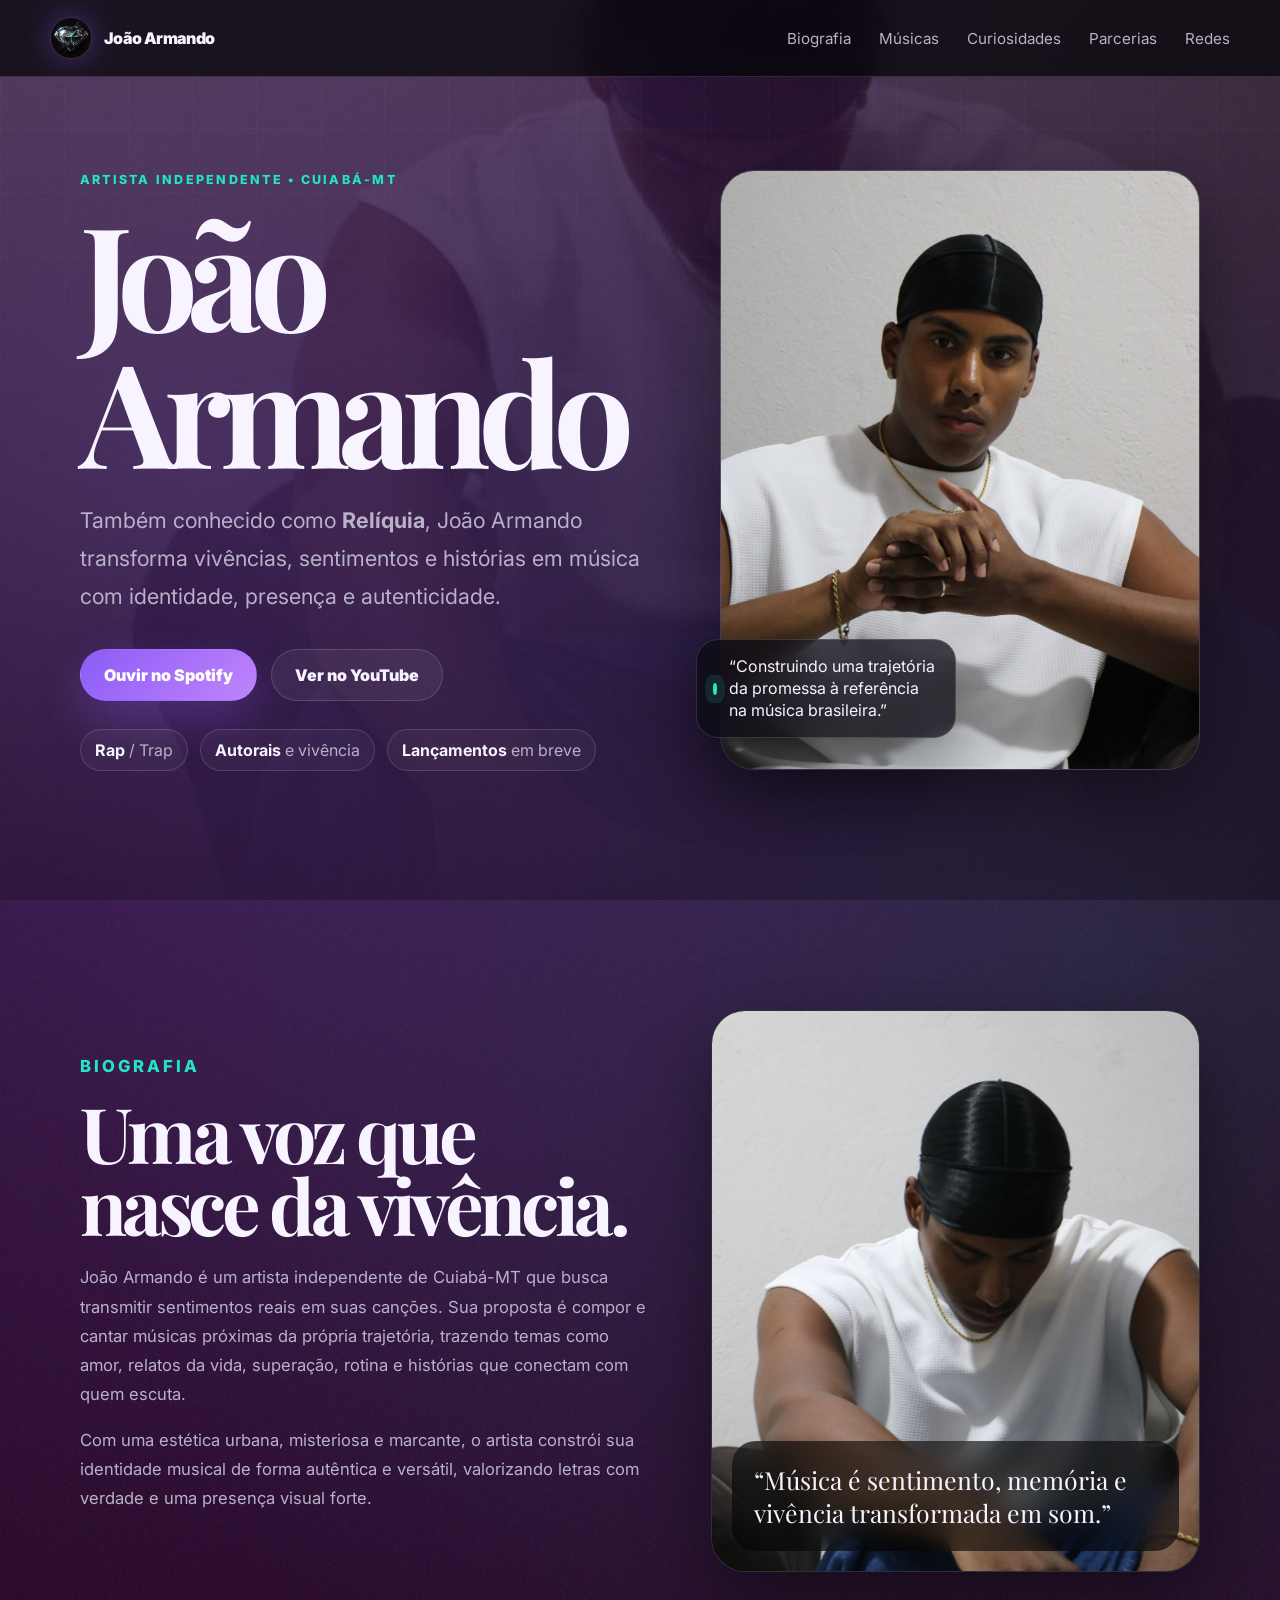
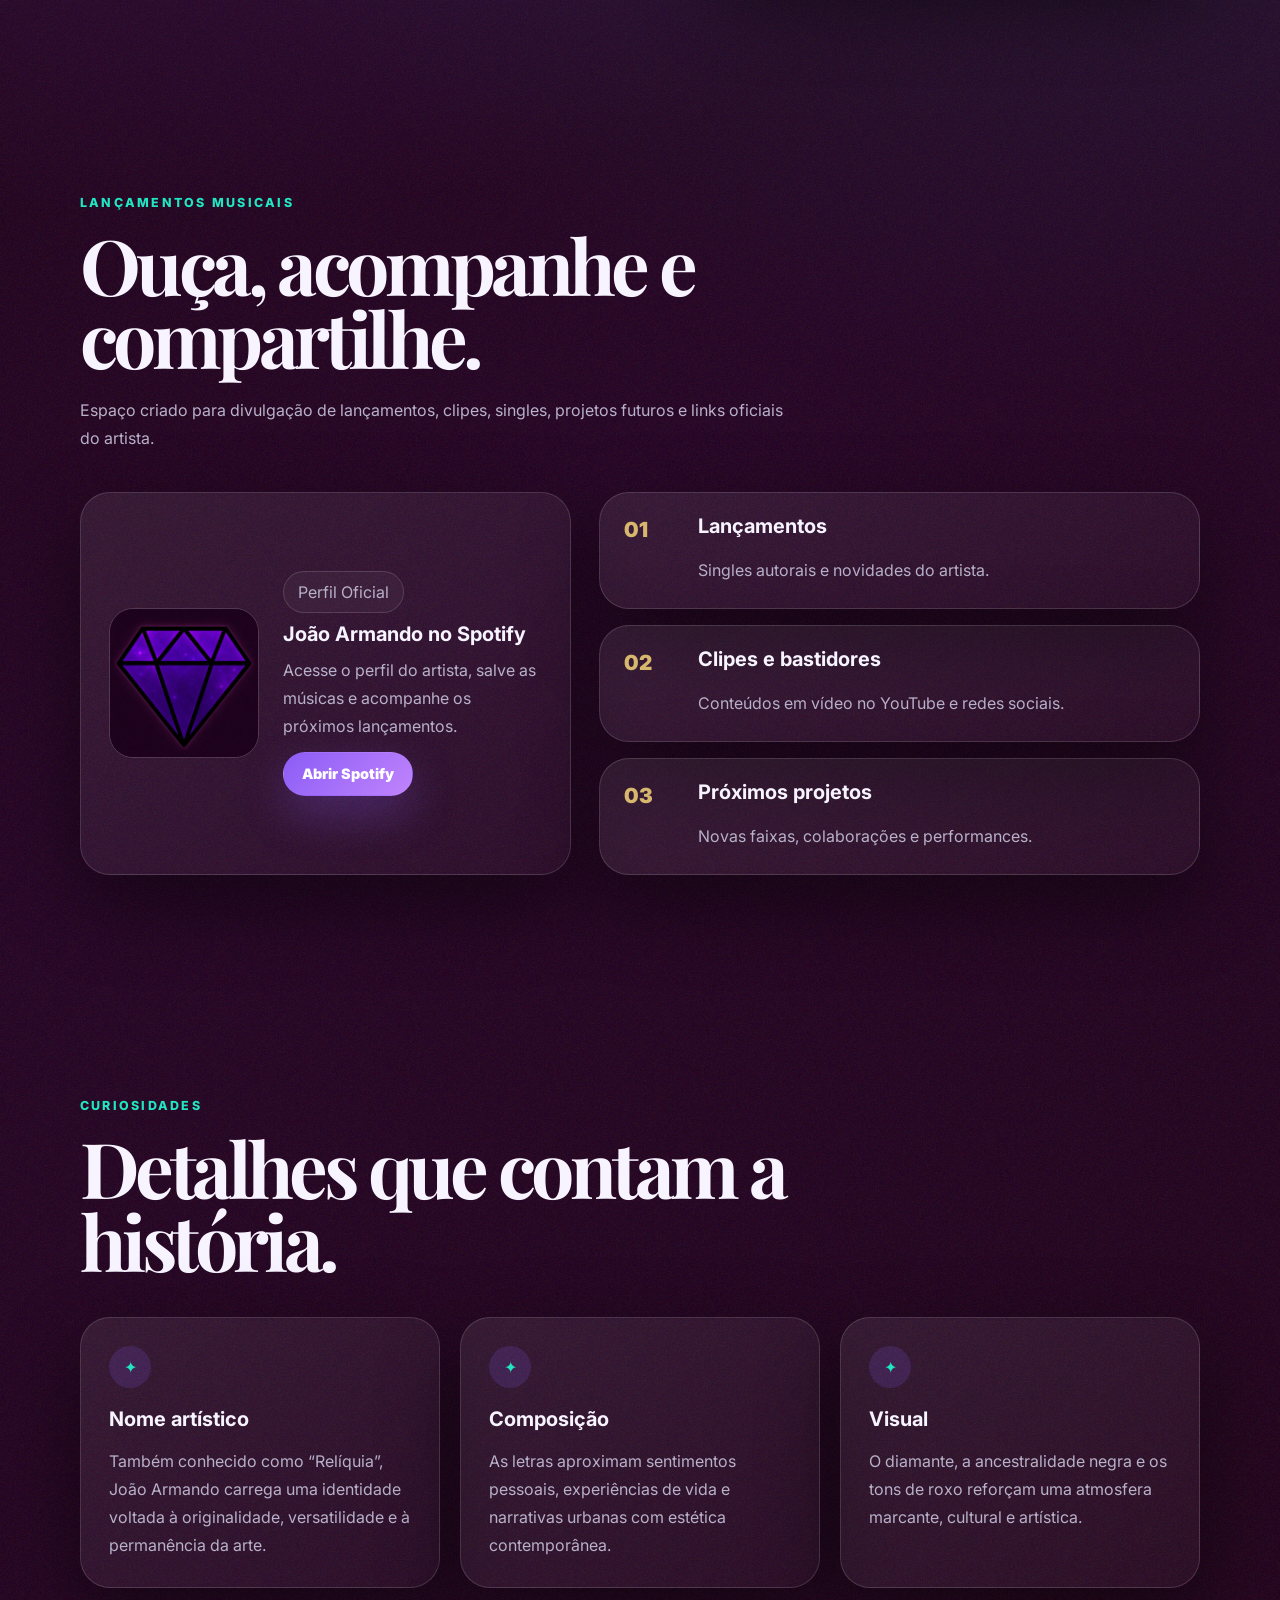
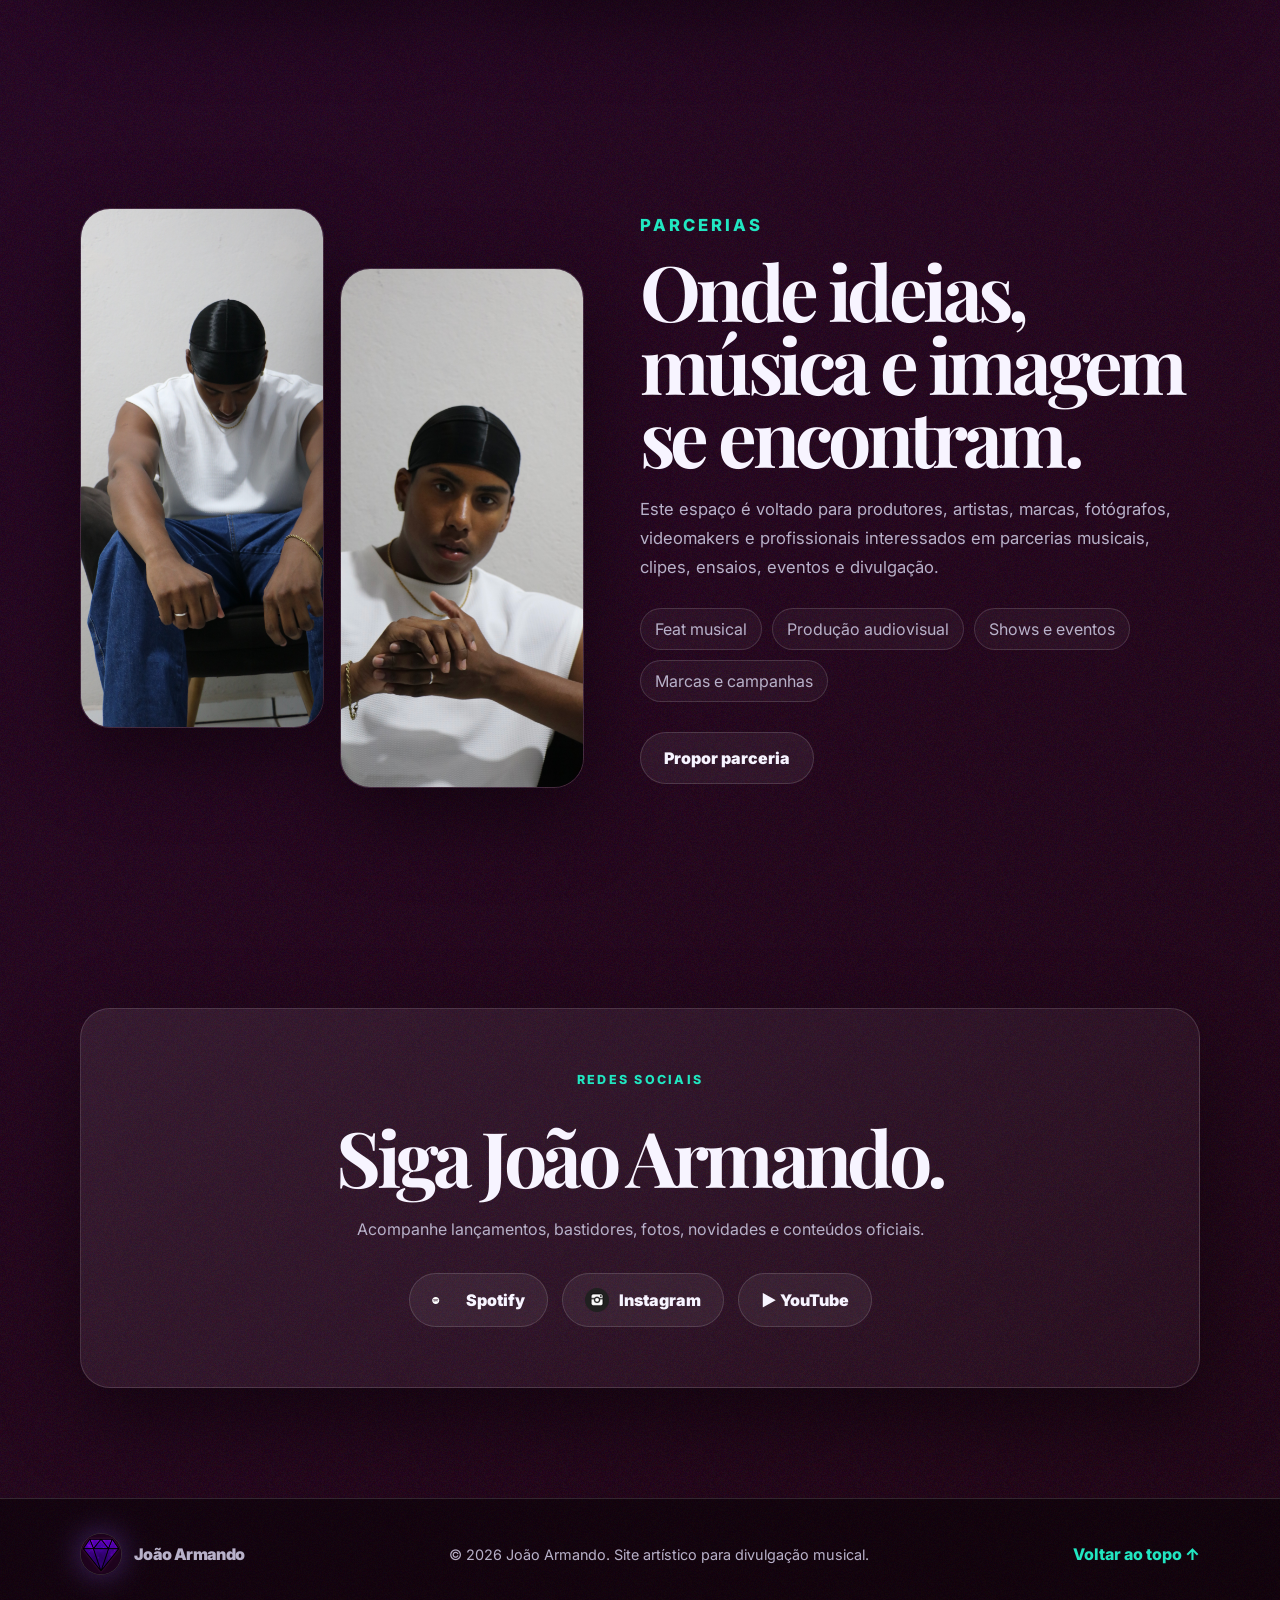
<file: index.html>
<!DOCTYPE html>
<html lang="pt-BR">
<head>
  <meta charset="UTF-8" />
  <meta name="viewport" content="width=device-width, initial-scale=1.0" />
  <meta name="description" content="Site oficial do artista musical João Armando: biografia, músicas, parcerias, curiosidades e redes sociais." />
  <meta name="author" content="João Armando" />
  <meta property="og:title" content="João Armando | Site Oficial" />
  <meta property="og:description" content="Conheça João Armando, artista independente de Cuiabá-MT. Ouça suas músicas e acompanhe seus lançamentos." />
  <meta property="og:image" content="imagens/foto-5.jpeg" />
  <title>João Armando | Site Oficial</title>
  <link rel="icon" href="imagens/favicon.png" type="image/png" />
  <link rel="preconnect" href="https://fonts.googleapis.com">
  <link rel="preconnect" href="https://fonts.gstatic.com" crossorigin>
  <link href="https://fonts.googleapis.com/css2?family=Inter:wght@400;500;700;800;900&family=Playfair+Display:wght@700;900&display=swap" rel="stylesheet">
  <link rel="stylesheet" href="css/style.css" />
</head>
<body>
  <header class="site-header" id="topo">
    <nav class="navbar" aria-label="Navegação principal">
      <a class="brand" href="#topo" aria-label="Página inicial João Armando">
        <img src="imagens/diamante-6.jpeg" alt="Logo diamante João Armando" />
        <span>João Armando</span>
      </a>
      <button class="menu-toggle" aria-label="Abrir menu" aria-controls="menu" aria-expanded="false">☰</button>
      <ul class="menu" id="menu">
        <li><a href="#biografia">Biografia</a></li>
        <li><a href="#musicas">Músicas</a></li>
        <li><a href="#curiosidades">Curiosidades</a></li>
        <li><a href="#parcerias">Parcerias</a></li>
        <li><a href="#redes">Redes</a></li>
      </ul>
    </nav>
  </header>

  <main>
    <section class="hero section" aria-labelledby="hero-title">
      <div class="hero-bg" aria-hidden="true"></div>
      <div class="container hero-grid">
        <div class="hero-content reveal">
          <p class="eyebrow">Artista independente • Cuiabá-MT</p>
          <h1 id="hero-title">João Armando</h1>
          <p class="hero-text">Também conhecido como <strong>Relíquia</strong>, João Armando transforma vivências, sentimentos e histórias em música com identidade, presença e autenticidade.</p>
          <div class="hero-actions">
            <a class="btn btn-primary" href="https://open.spotify.com/intl-pt/artist/1fcetspB9sifVRF2FHH1wx" target="_blank" rel="noopener noreferrer">Ouvir no Spotify</a>
            <a class="btn btn-secondary" href="https://youtube.com/@joaoarmando_?si=9zKTpM1LitqC-idw" target="_blank" rel="noopener noreferrer">Ver no YouTube</a>
          </div>
          <div class="hero-stats" aria-label="Destaques do artista">
            <span><strong>Rap</strong> / Trap</span>
            <span><strong>Autorais</strong> e vivência</span>
            <span><strong>Lançamentos</strong> em breve</span>
          </div>
        </div>
        <div class="hero-card reveal delay-1">
          <img src="imagens/foto-5.jpeg" alt="João Armando em sessão fotográfica" />
          <div class="glass-card">
            <span class="pulse"></span>
            <p> “Construindo uma trajetória da promessa à referência na música brasileira.”</p>
          </div>
        </div>
      </div>
    </section>

    <section class="section biography" id="biografia" aria-labelledby="bio-title">
      <div class="container split-grid">
        <div class="section-copy reveal">
          <p class="eyebrow">Biografia</p>
          <h2 id="bio-title">Uma voz que nasce da vivência.</h2>
          <p>João Armando é um artista independente de Cuiabá-MT que busca transmitir sentimentos reais em suas canções. Sua proposta é compor e cantar músicas próximas da própria trajetória, trazendo temas como amor, relatos da vida, superação, rotina e histórias que conectam com quem escuta.</p>
          <p>Com uma estética urbana, misteriosa e marcante, o artista constrói sua identidade musical de forma autêntica e versátil, valorizando letras com verdade e uma presença visual forte.</p>
        </div>
        <div class="quote-card reveal delay-1">
          <img src="imagens/foto-4.jpeg" alt="Retrato artístico de João Armando" />
          <blockquote>“Música é sentimento, memória e vivência transformada em som.”</blockquote>
        </div>
      </div>
    </section>

    <section class="section music" id="musicas" aria-labelledby="music-title">
  <div class="container">
    <div class="section-heading reveal">
      <p class="eyebrow">Lançamentos musicais</p>
      <h2 id="music-title">Ouça, acompanhe e compartilhe.</h2>
      <p>Espaço criado para divulgação de lançamentos, clipes, singles, projetos futuros e links oficiais do artista.</p>
    </div>
    <div class="music-layout">
      <article class="feature-player reveal">
        <div class="cover-art">
          <img src="imagens/diamante-5.jpeg" alt="Arte de capa com diamante" />
        </div>
        <div style="display: flex; flex-direction: column; align-items: flex-start; gap: 12px;">
          <span class="tag" style="display: inline-block; width: fit-content; position: static;">Perfil Oficial</span>
          <h3 style="margin: 0;">João Armando no Spotify</h3>
          <p style="margin: 0;">Acesse o perfil do artista, salve as músicas e acompanhe os próximos lançamentos.</p>
          <a class="btn btn-primary small" href="https://open.spotify.com/intl-pt/artist/1fcetspB9sifVRF2FHH1wx" target="_blank" rel="noopener noreferrer">Abrir Spotify</a>
        </div>
      </article>
      <div class="track-list reveal delay-1">
        <article>
          <span>01</span>
          <div><h3>Lançamentos</h3><p>Singles autorais e novidades do artista.</p></div>
        </article>
        <article>
          <span>02</span>
          <div><h3>Clipes e bastidores</h3><p>Conteúdos em vídeo no YouTube e redes sociais.</p></div>
        </article>
        <article>
          <span>03</span>
          <div><h3>Próximos projetos</h3><p>Novas faixas, colaborações e performances.</p></div>
        </article>
      </div>
    </div>
  </div>
</section>

    <section class="section curiosities" id="curiosidades" aria-labelledby="curiosities-title">
      <div class="container">
        <div class="section-heading reveal">
          <p class="eyebrow">Curiosidades</p>
          <h2 id="curiosities-title">Detalhes que contam a história.</h2>
        </div>
        <div class="cards-grid">
          <article class="info-card reveal">
            <h3>Nome artístico</h3>
            <p>Também conhecido como “Relíquia”, João Armando carrega uma identidade voltada à originalidade, versatilidade e à permanência da arte.</p>
          </article>
          <article class="info-card reveal delay-1">
            <h3>Composição</h3>
            <p>As letras aproximam sentimentos pessoais, experiências de vida e narrativas urbanas com estética contemporânea.</p>
          </article>
          <article class="info-card reveal delay-2">
            <h3>Visual</h3>
            <p>O diamante, a ancestralidade negra e os tons de roxo reforçam uma atmosfera marcante, cultural e artística.</p>
          </article>
        </div>
      </div>
    </section>

    <section class="section partnerships" id="parcerias" aria-labelledby="partners-title">
      <div class="container split-grid reverse">
        <div class="gallery-mosaic reveal">
          <img src="imagens/foto-3.jpeg" alt="Foto artística João Armando sentado" />
          <img src="imagens/foto-6.jpeg" alt="Retrato João Armando olhando para a câmera" />
        </div>
        <div class="section-copy reveal delay-1">
          <p class="eyebrow">Parcerias</p>
          <h2 id="partners-title">Onde ideias, música e imagem se encontram.</h2>
          <p>Este espaço é voltado para produtores, artistas, marcas, fotógrafos, videomakers e profissionais interessados em parcerias musicais, clipes, ensaios, eventos e divulgação.</p>
          <div class="partner-list">
            <span>Feat musical</span>
            <span>Produção audiovisual</span>
            <span>Shows e eventos</span>
            <span>Marcas e campanhas</span>
          </div>
          <a class="btn btn-secondary" href="mailto: joaoarmando.faria@gmail.com?subject=Parceria%20com%20Jo%C3%A3o%20Armando">Propor parceria</a>
        </div>
      </div>
    </section>

    <section class="section social" id="redes" aria-labelledby="social-title">
      <div class="container social-box reveal">
        <p class="eyebrow">Redes sociais</p>
        <h2 id="social-title">Siga João Armando.</h2>
        <p>Acompanhe lançamentos, bastidores, fotos, novidades e conteúdos oficiais.</p>
        <div class="social-links">
          <a href="https://open.spotify.com/intl-pt/artist/1fcetspB9sifVRF2FHH1wx" target="_blank" rel="noopener noreferrer" aria-label="Spotify de João Armando">
            <img src="imagens/spotify.svg" alt="" /> Spotify
          </a>
          <a href="https://www.instagram.com/armandooj_?igsh=MzkzcWM2dXNzdDd6&utm_source=qr" target="_blank" rel="noopener noreferrer" aria-label="Instagram de João Armando">
            <img src="imagens/instagram.png" alt="" /> Instagram
          </a>
          <a href="https://youtube.com/@joaoarmando_?si=9zKTpM1LitqC-idw" target="_blank" rel="noopener noreferrer" aria-label="YouTube de João Armando">▶ YouTube</a>
        </div>
      </div>
    </section>
  </main>

  <footer class="site-footer">
    <div class="container footer-grid">
      <a class="brand" href="index.html" aria-label="Página inicial João Armando">
        <img src="imagens/diamante-5.jpeg" alt="Logo diamante João Armando" />
        <span>João Armando</span>
      </a>
      <p>© 2026 João Armando. Site artístico para divulgação musical.</p>
      <a href="index.html">Voltar ao topo ↑</a>
    </div>
  </footer>

  <script>
    const toggle = document.querySelector('.menu-toggle');
    const menu = document.querySelector('#menu');
    toggle.addEventListener('click', () => {
      const open = menu.classList.toggle('is-open');
      toggle.setAttribute('aria-expanded', open ? 'true' : 'false');
    });

    const reveals = document.querySelectorAll('.reveal');
    const observer = new IntersectionObserver((entries) => {
      entries.forEach((entry) => {
        if (entry.isIntersecting) entry.target.classList.add('visible');
      });
    }, { threshold: 0.12 });
    reveals.forEach((el) => observer.observe(el));
  </script>
</body>
</html>
</file>
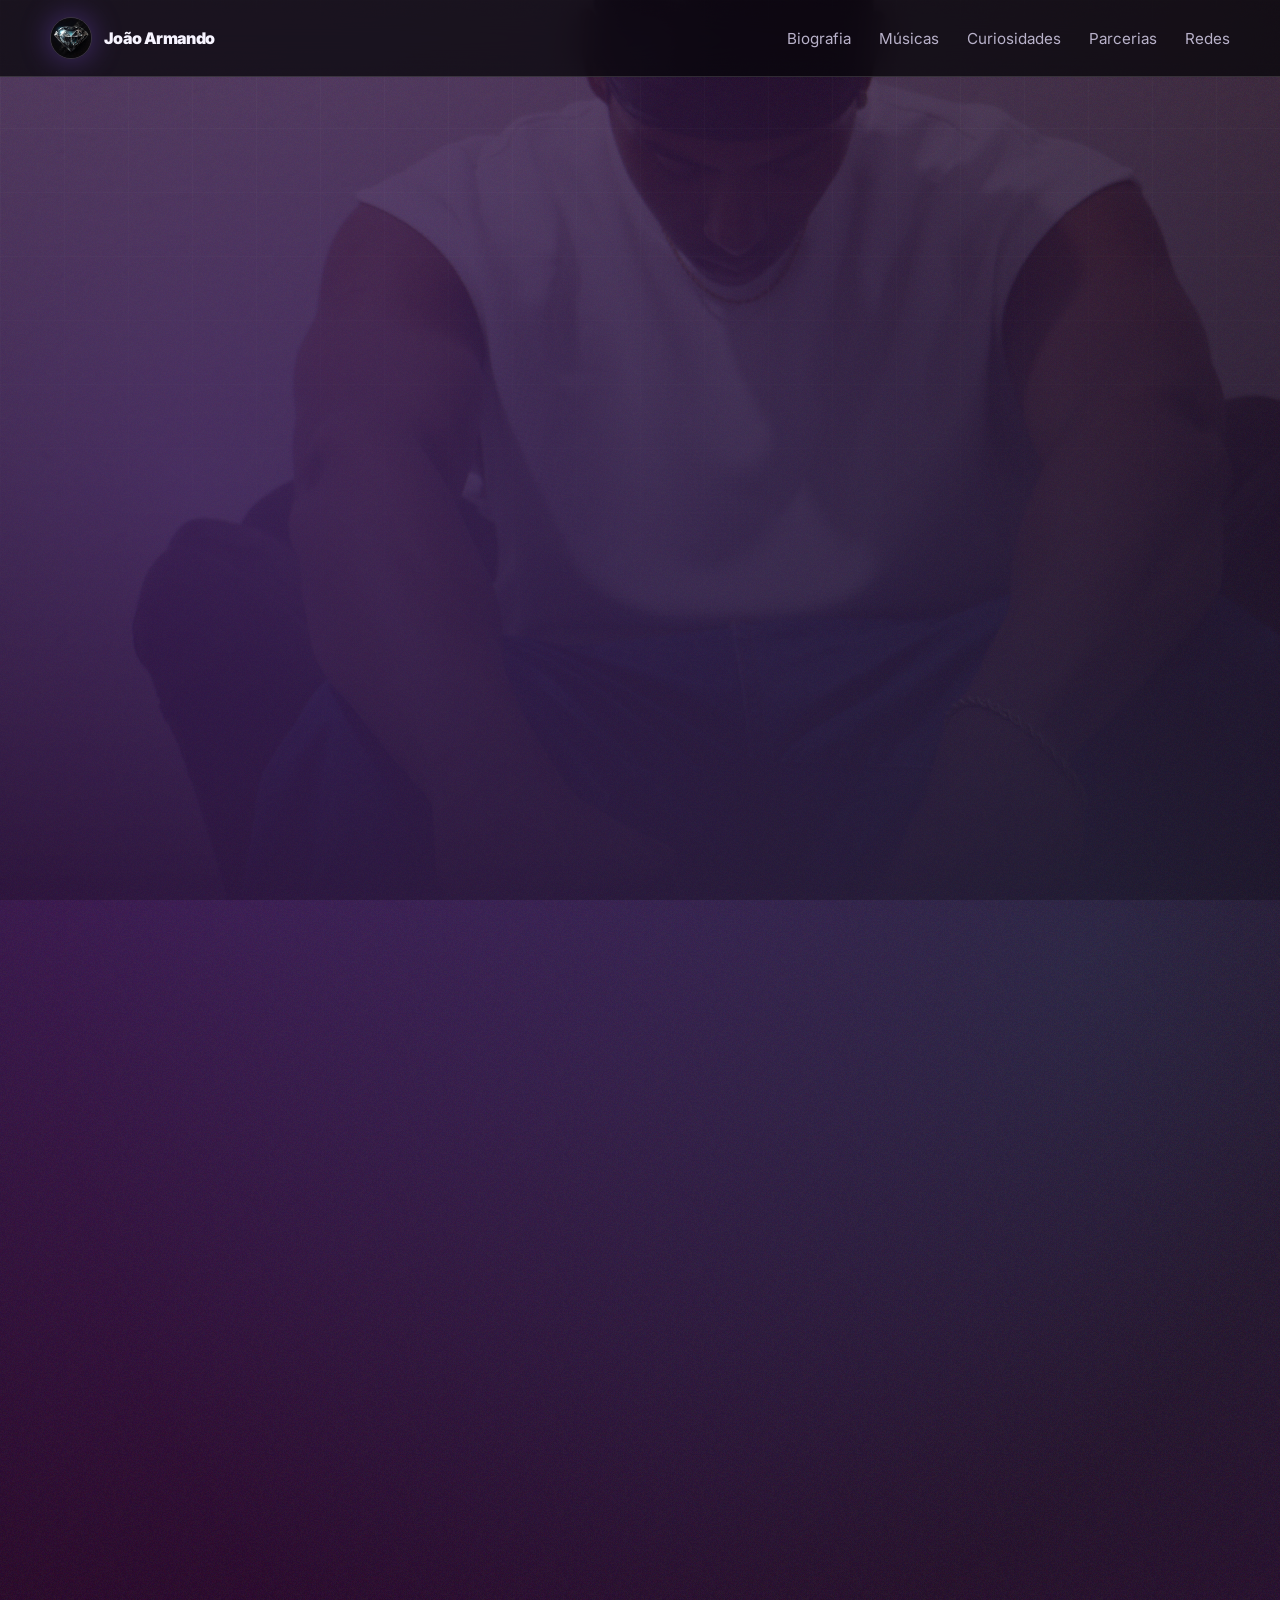
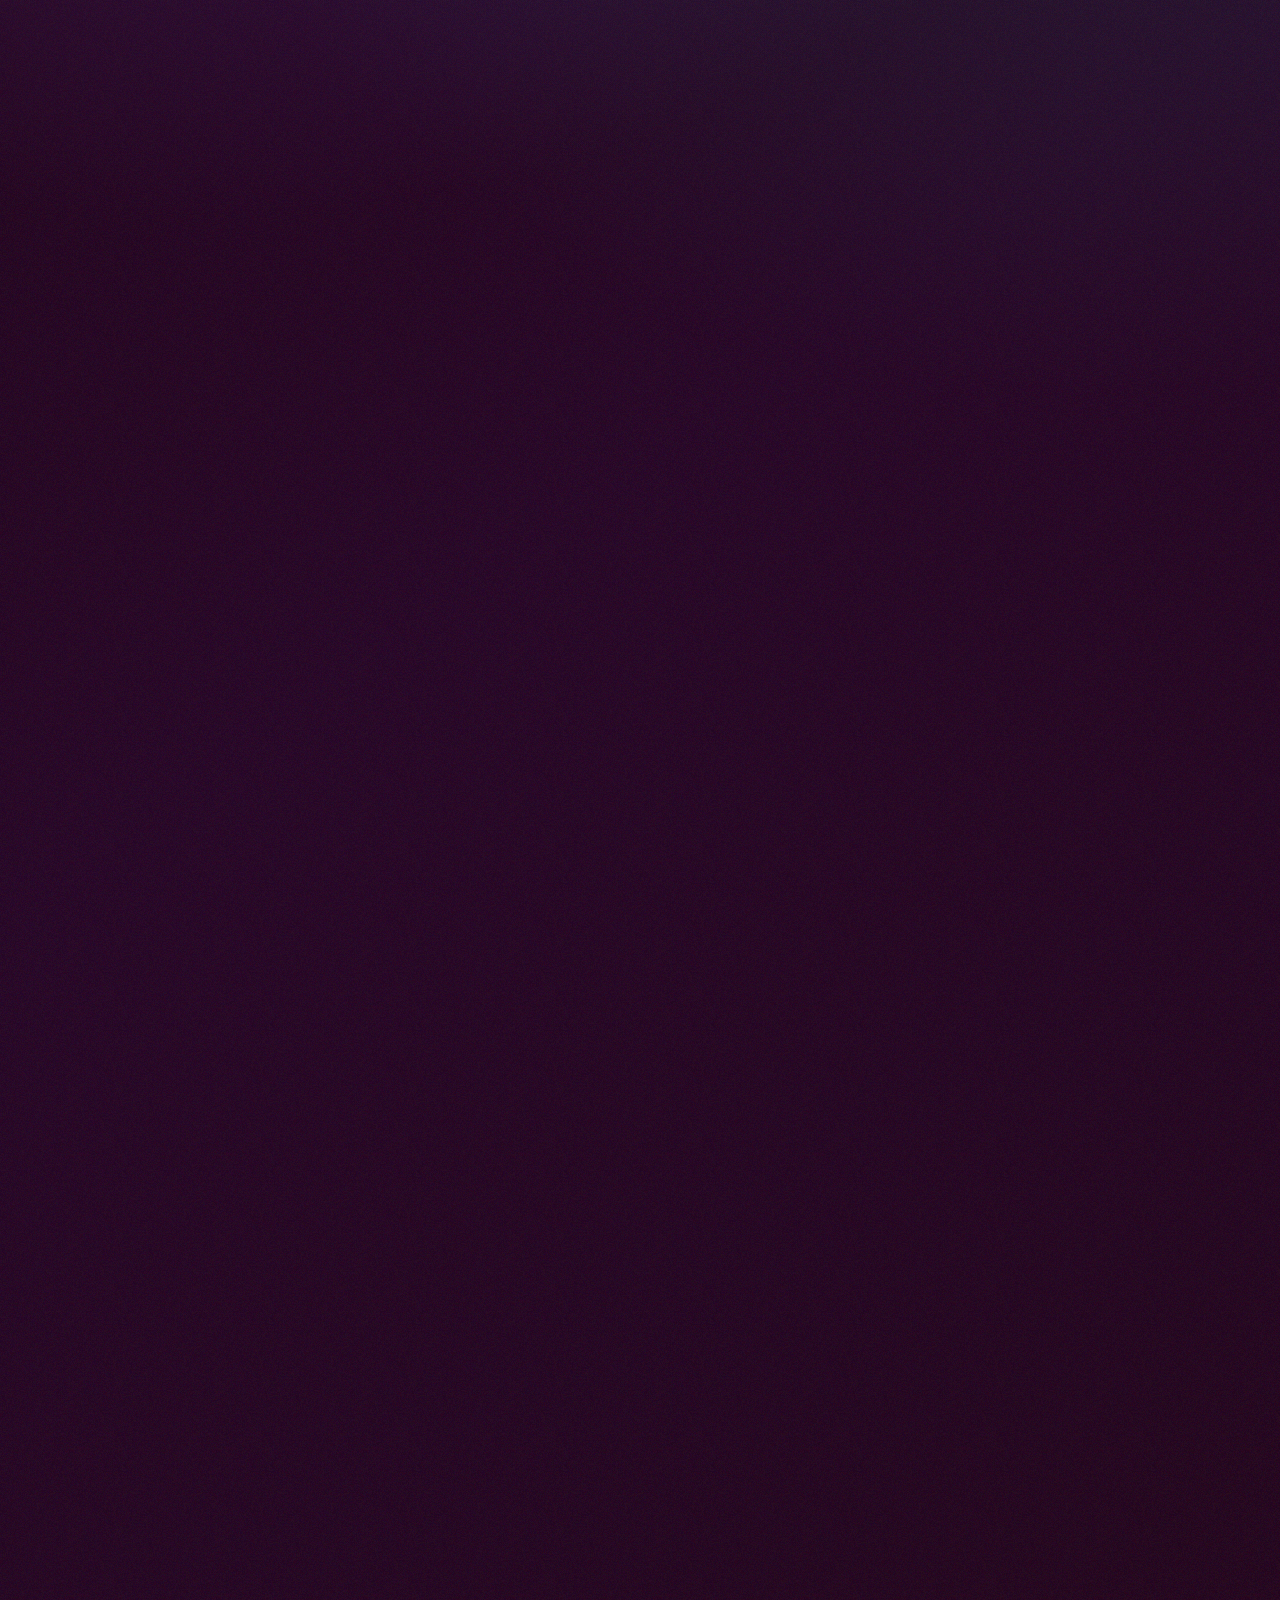
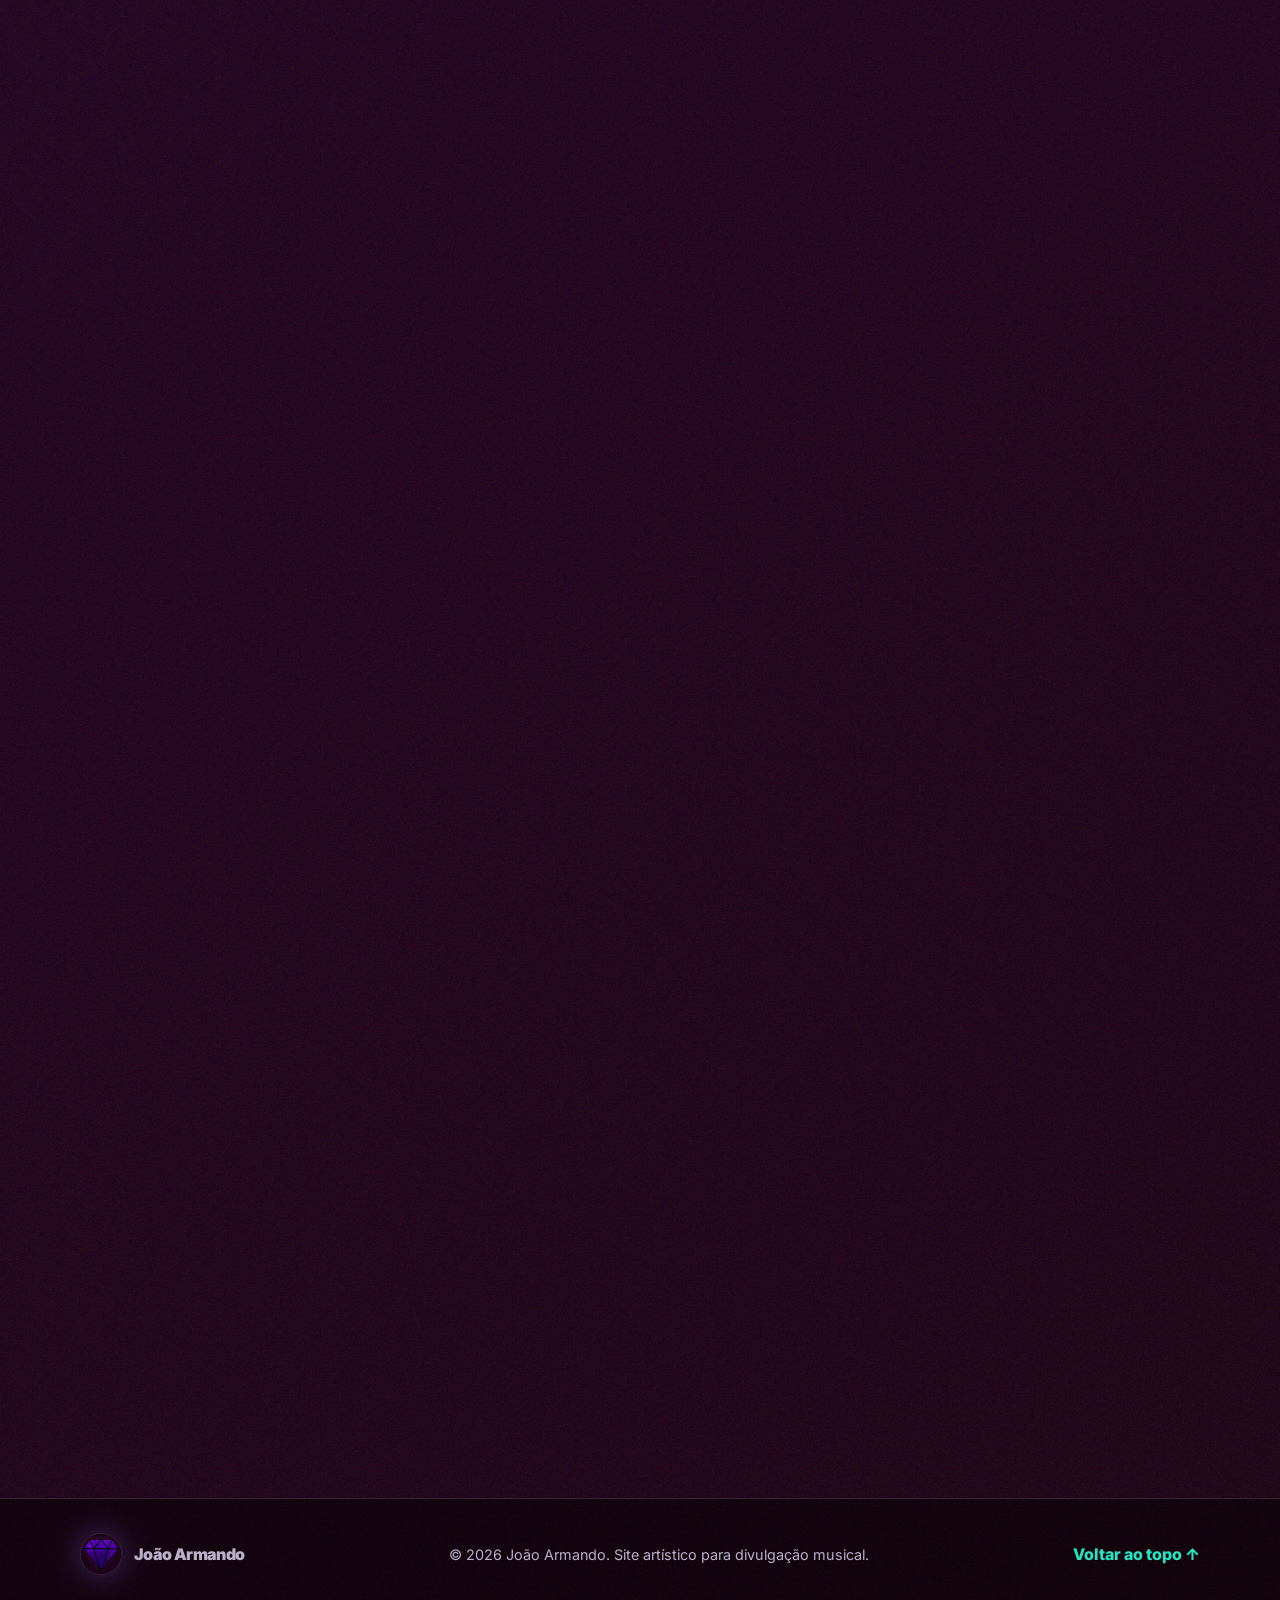
<file: about.html>
<!DOCTYPE html>
<html lang="pt-BR">
<head>
  <meta charset="UTF-8">
  <meta name="viewport" content="width=device-width, initial-scale=1.0">
  <meta http-equiv="refresh" content="0; url=index.html#biografia">
  <title>Biografia | João Armando</title>
</head>
<body>
  <p>Redirecionando para a biografia de João Armando... <a href="index.html#biografia">Clique aqui</a>.</p>
</body>
</html>
</file>
<file: css/style.css>
:root {
  --bg: #050508;
  --bg-soft: #0e0d18;
  --text: #f7f4ff;
  --muted: #b8b1c9;
  --line: rgba(255, 255, 255, 0.14);
  --accent: #8b5cf6;
  --accent-2: #21e6c1;
  --gold: #d7b66d;
  --shadow: 0 28px 80px rgba(0, 0, 0, 0.45);
}

* { box-sizing: border-box; }
html { scroll-behavior: smooth; }
body {
  margin: 0;
  font-family: 'Inter', Arial, sans-serif;
  color: var(--text);
  background:
    radial-gradient(circle at 15% 10%, rgba(139, 92, 246, 0.35), transparent 30%),
    radial-gradient(circle at 85% 20%, rgba(33, 230, 193, 0.12), transparent 26%),
    url('../imagens/ruido.png'),
    linear-gradient(145deg, #030304 0%, #0d061c 44%, #050508 100%);
  min-height: 100vh;
  overflow-x: hidden;
}

body::before {
  content: "";
  position: fixed;
  inset: 0;
  pointer-events: none;
  background: linear-gradient(rgba(255,255,255,.03) 1px, transparent 1px), linear-gradient(90deg, rgba(255,255,255,.03) 1px, transparent 1px);
  background-size: 64px 64px;
  mask-image: linear-gradient(to bottom, black 0%, transparent 80%);
  z-index: -1;
}

img { max-width: 100%; display: block; }
a { color: inherit; text-decoration: none; }
.container { width: min(1120px, calc(100% - 32px)); margin: 0 auto; }
.section { padding: 110px 0; position: relative; }

.site-header {
  position: fixed;
  top: 0;
  left: 0;
  right: 0;
  z-index: 20;
  backdrop-filter: blur(18px);
  background: rgba(5, 5, 8, 0.72);
  border-bottom: 1px solid var(--line);
}

.navbar {
  width: min(1180px, calc(100% - 32px));
  margin: 0 auto;
  height: 76px;
  display: flex;
  align-items: center;
  justify-content: space-between;
}

.brand { display: inline-flex; align-items: center; gap: 12px; font-weight: 900; letter-spacing: -.04em; }
.brand img { width: 42px; height: 42px; object-fit: cover; border-radius: 50%; border: 1px solid var(--line); box-shadow: 0 0 30px rgba(139, 92, 246, .4); }

.menu { display: flex; gap: 28px; list-style: none; margin: 0; padding: 0; color: var(--muted); font-size: .95rem; }
.menu a { transition: .25s ease; }
.menu a:hover { color: var(--text); }
.menu-toggle { display: none; background: transparent; color: var(--text); border: 1px solid var(--line); border-radius: 12px; padding: 8px 11px; font-size: 1.2rem; }

.hero { min-height: 100vh; display: flex; align-items: center; padding-top: 150px; }
.hero-bg {
  position: absolute;
  inset: 0;
  background: linear-gradient(to bottom, rgba(5,5,8,.25), rgba(5,5,8,.95)), url('../imagens/foto-3.jpeg') center/cover no-repeat;
  opacity: .25;
  filter: saturate(1.1) contrast(1.05);
}
.hero-grid { position: relative; display: grid; grid-template-columns: 1.03fr .85fr; gap: 58px; align-items: center; }
.eyebrow { margin: 0 0 14px; color: var(--accent-2); text-transform: uppercase; letter-spacing: .18em; font-size: .78rem; font-weight: 800; }
h1, h2, h3 { margin-top: 0; line-height: .95; }
h1 { font-family: 'Playfair Display', serif; font-size: clamp(4rem, 12vw, 9rem); letter-spacing: -.08em; margin-bottom: 24px; }
h2 { font-family: 'Playfair Display', serif; font-size: clamp(2.4rem, 6vw, 5rem); letter-spacing: -.06em; margin-bottom: 22px; }
h3 { font-size: 1.25rem; }
p { color: var(--muted); line-height: 1.75; }
.hero-text { font-size: clamp(1.05rem, 2vw, 1.35rem); max-width: 640px; }
.hero-actions { display: flex; flex-wrap: wrap; gap: 14px; margin: 34px 0 28px; }
.btn {
  display: inline-flex;
  align-items: center;
  justify-content: center;
  min-height: 52px;
  padding: 0 23px;
  border-radius: 999px;
  font-weight: 900;
  border: 1px solid var(--line);
  transition: transform .25s ease, background .25s ease, border .25s ease;
}
.btn:hover { transform: translateY(-3px); }
.btn-primary { background: linear-gradient(135deg, var(--accent), #c084fc); color: white; border-color: transparent; box-shadow: 0 18px 45px rgba(139, 92, 246, .3); }
.btn-secondary { background: rgba(255,255,255,.06); }
.btn.small { min-height: 44px; padding: 0 18px; font-size: .9rem; }
.hero-stats { display: flex; flex-wrap: wrap; gap: 12px; }
.hero-stats span, .partner-list span, .tag {
  border: 1px solid var(--line);
  color: var(--muted);
  border-radius: 999px;
  padding: 10px 14px;
  background: rgba(255,255,255,.04);
}
.hero-stats strong { color: var(--text); }

.hero-card { position: relative; }
.hero-card > img { width: 100%; aspect-ratio: 4 / 5; object-fit: cover; border-radius: 34px; box-shadow: var(--shadow); border: 1px solid var(--line); }
.glass-card { position: absolute; left: -24px; bottom: 32px; max-width: 260px; display: flex; align-items: center; gap: 12px; background: rgba(10,9,18,.72); border: 1px solid var(--line); border-radius: 22px; backdrop-filter: blur(18px); padding: 16px; box-shadow: var(--shadow); }
.glass-card p { margin: 0; color: var(--text); line-height: 1.35; }
.pulse { width: 12px; height: 12px; border-radius: 50%; background: var(--accent-2); box-shadow: 0 0 0 8px rgba(33, 230, 193, .12); }

.split-grid { display: grid; grid-template-columns: 1fr .85fr; gap: 56px; align-items: center; }
.split-grid.reverse { grid-template-columns: .9fr 1fr; }
.section-copy p { font-size: 1.04rem; }
.quote-card { position: relative; border-radius: 34px; overflow: hidden; background: var(--bg-soft); border: 1px solid var(--line); box-shadow: var(--shadow); }
.quote-card img { width: 100%; height: 560px; object-fit: cover; }
.quote-card blockquote { position: absolute; left: 20px; right: 20px; bottom: 20px; margin: 0; padding: 22px; border-radius: 24px; background: rgba(0,0,0,.58); backdrop-filter: blur(14px); font-family: 'Playfair Display', serif; font-size: 1.55rem; }

.section-heading { max-width: 720px; margin-bottom: 40px; }
.music-layout { display: grid; grid-template-columns: .9fr 1.1fr; gap: 28px; }
.feature-player, .track-list article, .info-card, .social-box {
  background: linear-gradient(145deg, rgba(255,255,255,.08), rgba(255,255,255,.035));
  border: 1px solid var(--line);
  border-radius: 30px;
  box-shadow: var(--shadow);
}
.feature-player { padding: 28px; display: grid; grid-template-columns: 150px 1fr; gap: 24px; align-items: center; }
.cover-art img { aspect-ratio: 1; object-fit: cover; border-radius: 24px; border: 1px solid var(--line); }
.track-list { display: grid; gap: 16px; }
.track-list article { padding: 24px; display: grid; grid-template-columns: 56px 1fr; gap: 18px; align-items: start; }
.track-list span { color: var(--gold); font-weight: 900; font-size: 1.3rem; }
.track-list p, .feature-player p, .info-card p { margin-bottom: 0; }

.cards-grid { display: grid; grid-template-columns: repeat(3, 1fr); gap: 20px; }
.info-card { padding: 28px; min-height: 250px; }
.info-card h3 { color: var(--text); margin-bottom: 18px; }
.info-card::before { content: "✦"; display: inline-grid; place-items: center; width: 42px; height: 42px; margin-bottom: 22px; border-radius: 50%; background: rgba(139, 92, 246, .16); color: var(--accent-2); }

.gallery-mosaic { display: grid; grid-template-columns: 1fr 1fr; gap: 16px; }
.gallery-mosaic img { height: 520px; width: 100%; object-fit: cover; border-radius: 30px; border: 1px solid var(--line); box-shadow: var(--shadow); }
.gallery-mosaic img:nth-child(2) { margin-top: 60px; }
.partner-list { display: flex; flex-wrap: wrap; gap: 10px; margin: 26px 0 30px; }

.social-box { text-align: center; padding: 60px 30px; }
.social-box p { max-width: 600px; margin: 0 auto 30px; }
.social-links { display: flex; flex-wrap: wrap; justify-content: center; gap: 14px; }
.social-links a { min-height: 54px; display: inline-flex; align-items: center; gap: 10px; border: 1px solid var(--line); border-radius: 999px; padding: 0 22px; background: rgba(255,255,255,.06); font-weight: 900; transition: .25s ease; }
.social-links a:hover { transform: translateY(-3px); background: rgba(255,255,255,.1); }
.social-links img { width: 24px; height: 24px; object-fit: contain; }

.site-footer { border-top: 1px solid var(--line); padding: 34px 0; background: rgba(0,0,0,.45); }
.footer-grid { display: flex; justify-content: space-between; gap: 20px; align-items: center; color: var(--muted); }
.footer-grid p { margin: 0; font-size: .9rem; }
.footer-grid > a:last-child { color: var(--accent-2); font-weight: 800; }

.reveal { opacity: 0; transform: translateY(26px); transition: 700ms ease; }
.reveal.visible { opacity: 1; transform: translateY(0); }
.delay-1 { transition-delay: 120ms; }
.delay-2 { transition-delay: 220ms; }

@media (max-width: 920px) {
  .menu-toggle { display: block; }
  .menu { position: absolute; top: 76px; left: 16px; right: 16px; display: none; flex-direction: column; gap: 4px; background: rgba(5,5,8,.96); border: 1px solid var(--line); border-radius: 20px; padding: 16px; }
  .menu.is-open { display: flex; }
  .menu a { display: block; padding: 12px; }
  .hero-grid, .split-grid, .split-grid.reverse, .music-layout { grid-template-columns: 1fr; }
  .hero { padding-top: 120px; }
  .hero-card { max-width: 520px; }
  .cards-grid { grid-template-columns: 1fr; }
  .gallery-mosaic img { height: 420px; }
  .footer-grid { flex-direction: column; text-align: center; }
}

@media (max-width: 620px) {
  .section { padding: 78px 0; }
  h1 { font-size: 4rem; }
  .hero-actions, .social-links { align-items: stretch; flex-direction: column; }
  .btn, .social-links a { width: 100%; }
  .feature-player { grid-template-columns: 1fr; }
  .glass-card { position: static; margin-top: 16px; max-width: none; }
  .quote-card img, .gallery-mosaic img { height: 360px; }
  .gallery-mosaic { grid-template-columns: 1fr; }
  .gallery-mosaic img:nth-child(2) { margin-top: 0; }
}
</file>
